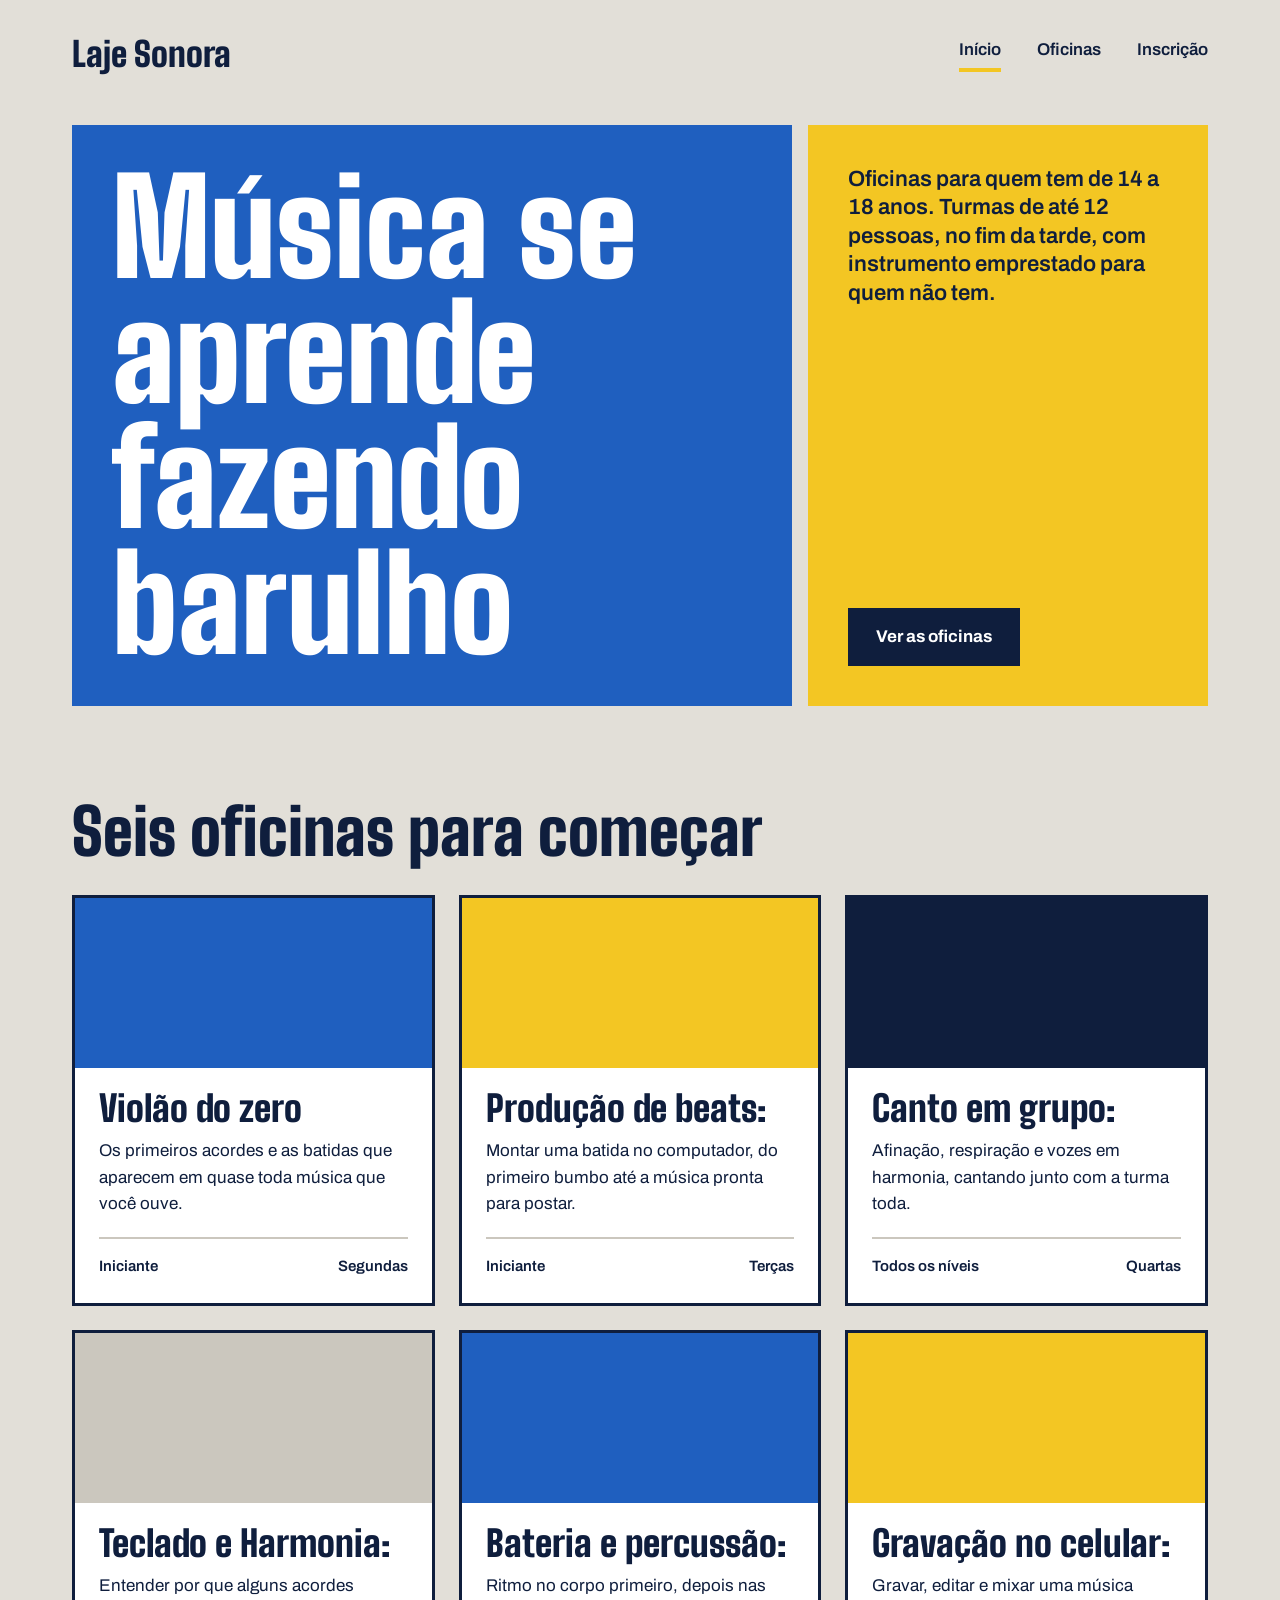
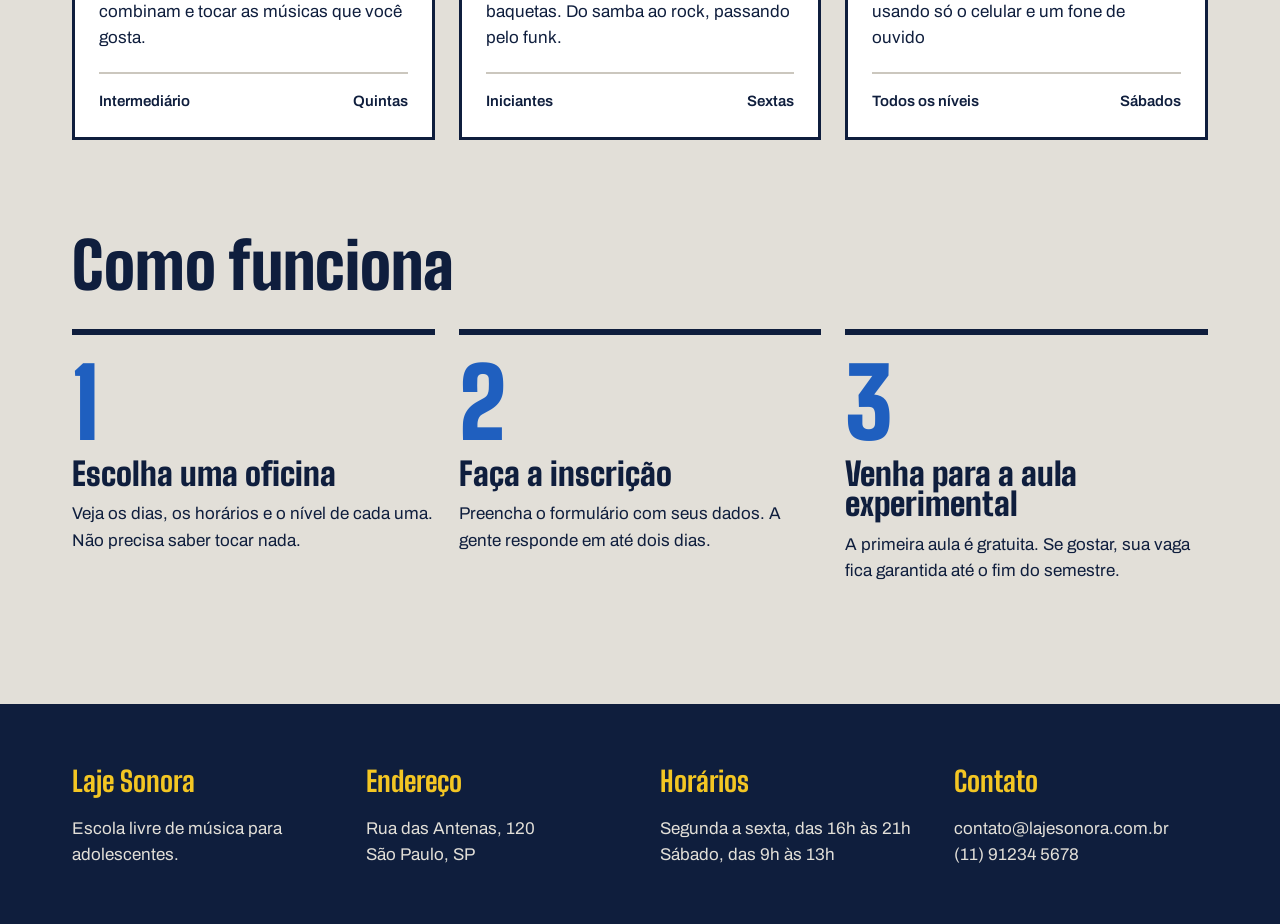
<file: index.html>
<!DOCTYPE html>
<html lang="pt-br">

<head>
    <meta charset="UTF-8">
    <meta name="viewport" content="width=device-width, initial-scale=1.0">
    <link rel="preconnect" href="https://fonts.googleapis.com">
    <link rel="preconnect" href="https://fonts.gstatic.com" crossorigin>
    <link href="https://fonts.googleapis.com/css2?family=Big+Shoulders:opsz,wght@10..72,100..900&display=swap"
        rel="stylesheet">
    <link rel="preconnect" href="https://fonts.googleapis.com">
    <link rel="preconnect" href="https://fonts.gstatic.com" crossorigin>
    <link
        href="https://fonts.googleapis.com/css2?family=Archivo:ital,wght@0,100..900;1,100..900&family=Big+Shoulders:opsz,wght@10..72,100..900&display=swap"
        rel="stylesheet">
    <link rel="stylesheet" href="./index.css">
    <title>Laje Sonora | Início</title>
</head>

<body>
    <header class="conteudo topo">
        <a href="index.html" class="logo">Laje Sonora</a>
        <nav class="menu">
            <a href="index.html" class="atual">Início</a>
            <a href="oficinas.html">Oficinas</a>
            <a href="inscricao.html">Inscrição</a>
        </nav>
    </header>
    <main>
        <section class="conteudo cartazes">
            <div class="cartaz cartaz-principal">
                <h1>Música se aprende fazendo barulho</h1>
            </div>
            <div class="cartaz cartaz-lateral">
                <p>Oficinas para quem tem de 14 a 18 anos. Turmas de até 12 pessoas, no fim da tarde, com instrumento
                    emprestado para quem não tem.</p>
                <a href="oficinas.html" class="botao">Ver as oficinas</a>
            </div>
        </section>
        <section class="conteudo secao">
            <h2 class="titulo-secao">Seis oficinas para começar </h2>
            <div class="cards">
                <article class="card">
                    <div class="foto foto-azul"></div>
                    <div class="card-texto">
                        <h3>Violão do zero</h3>
                        <p>Os primeiros acordes e as batidas que aparecem em quase toda música que você ouve.</p>
                        <div class="card-info">
                            <span>Iniciante</span>
                            <span>Segundas</span>
                        </div>
                    </div>
                </article>
                <article class="card">
                    <div class="foto foto-amarela"></div>
                    <div class="card-texto">
                        <h3>Produção de beats:</h3>
                        <p>Montar uma batida no computador, do primeiro bumbo até a música pronta para postar.</p>
                        <div class="card-info">
                            <span>Iniciante</span>
                            <span>Terças</span>
                        </div>
                    </div>
                </article>
                <article class="card">
                    <div class="foto foto-tinta"></div>
                    <div class="card-texto">
                        <h3>Canto em grupo:</h3>
                        <p>Afinação, respiração e vozes em harmonia, cantando junto com a turma toda.</p>
                        <div class="card-info">
                            <span>Todos os níveis</span>
                            <span>Quartas</span>
                        </div>
                    </div>
                </article>
                <article class="card">
                    <div class="foto"></div>
                    <div class="card-texto">
                        <h3>Teclado e Harmonia:</h3>
                        <p>Entender por que alguns acordes combinam e tocar as músicas que você gosta.</p>
                        <div class="card-info">
                            <span>Intermediário</span>
                            <span>Quintas</span>
                        </div>
                    </div>
                </article>
                <article class="card">
                <div class="foto foto-azul"></div>
                <div class="card-texto">
                    <h3>Bateria e percussão:</h3>
                    <p>Ritmo no corpo primeiro, depois nas baquetas. Do samba ao rock, passando pelo funk.</p>
                    <div class="card-info">
                        <span>Iniciantes</span>
                        <span>Sextas</span>
                    </div>
                </div>
                </article>
                <article class="card">
                <div class="foto foto-amarela"></div>
                <div class="card-texto">
                    <h3>Gravação no celular:</h3>
                    <p>Gravar, editar e mixar uma música usando só o celular e um fone de ouvido</p>
                    <div class="card-info">
                        <span>Todos os níveis</span>
                        <span>Sábados</span>
                    </div>
                </div>
                </article>
            </div>
        </section>
        <section class="conteudo secao">
            <h2 class="titulo-secao">Como funciona</h2>
            <div class="passos">
                <div class="passo">
                    <p class="passo-numero">1</p>
                    <h3>Escolha uma oficina</h3>
                    <p>Veja os dias, os horários e o nível de cada uma. Não precisa saber tocar nada.</p>
                </div>
                <div class="passo">
                    <p class="passo-numero">2</p>
                    <h3>Faça a inscrição</h3>
                    <p>Preencha o formulário com seus dados. A gente responde em até dois dias.</p>
                </div>
          
            <div class="passo">
                <p class="passo-numero">3</p>
                <h3>Venha para a aula experimental</h3>
                <p> A primeira aula é gratuita. Se gostar, sua vaga fica garantida até o fim do semestre.</p>
            </div>
            </div>
        </section>

    </main>
    
</body>
<footer class="rodape">
  <div class="conteudo rodape-colunas">
    <div class="rodape-coluna">
      <h4>Laje Sonora</h4>
      <p>Escola livre de música para adolescentes.</p>
    </div>

    <div class="rodape-coluna">
      <h4>Endereço</h4>
      <p>Rua das Antenas, 120</p>
      <p>São Paulo, SP</p>
    </div>

    <div class="rodape-coluna">
      <h4>Horários</h4>
      <p>Segunda a sexta, das 16h às 21h</p>
      <p>Sábado, das 9h às 13h</p>
    </div>

    <div class="rodape-coluna">
      <h4>Contato</h4>
      <p>contato@lajesonora.com.br</p>
      <p>(11) 91234 5678</p>
    </div>
  </div>
</footer>
</html>
</file>
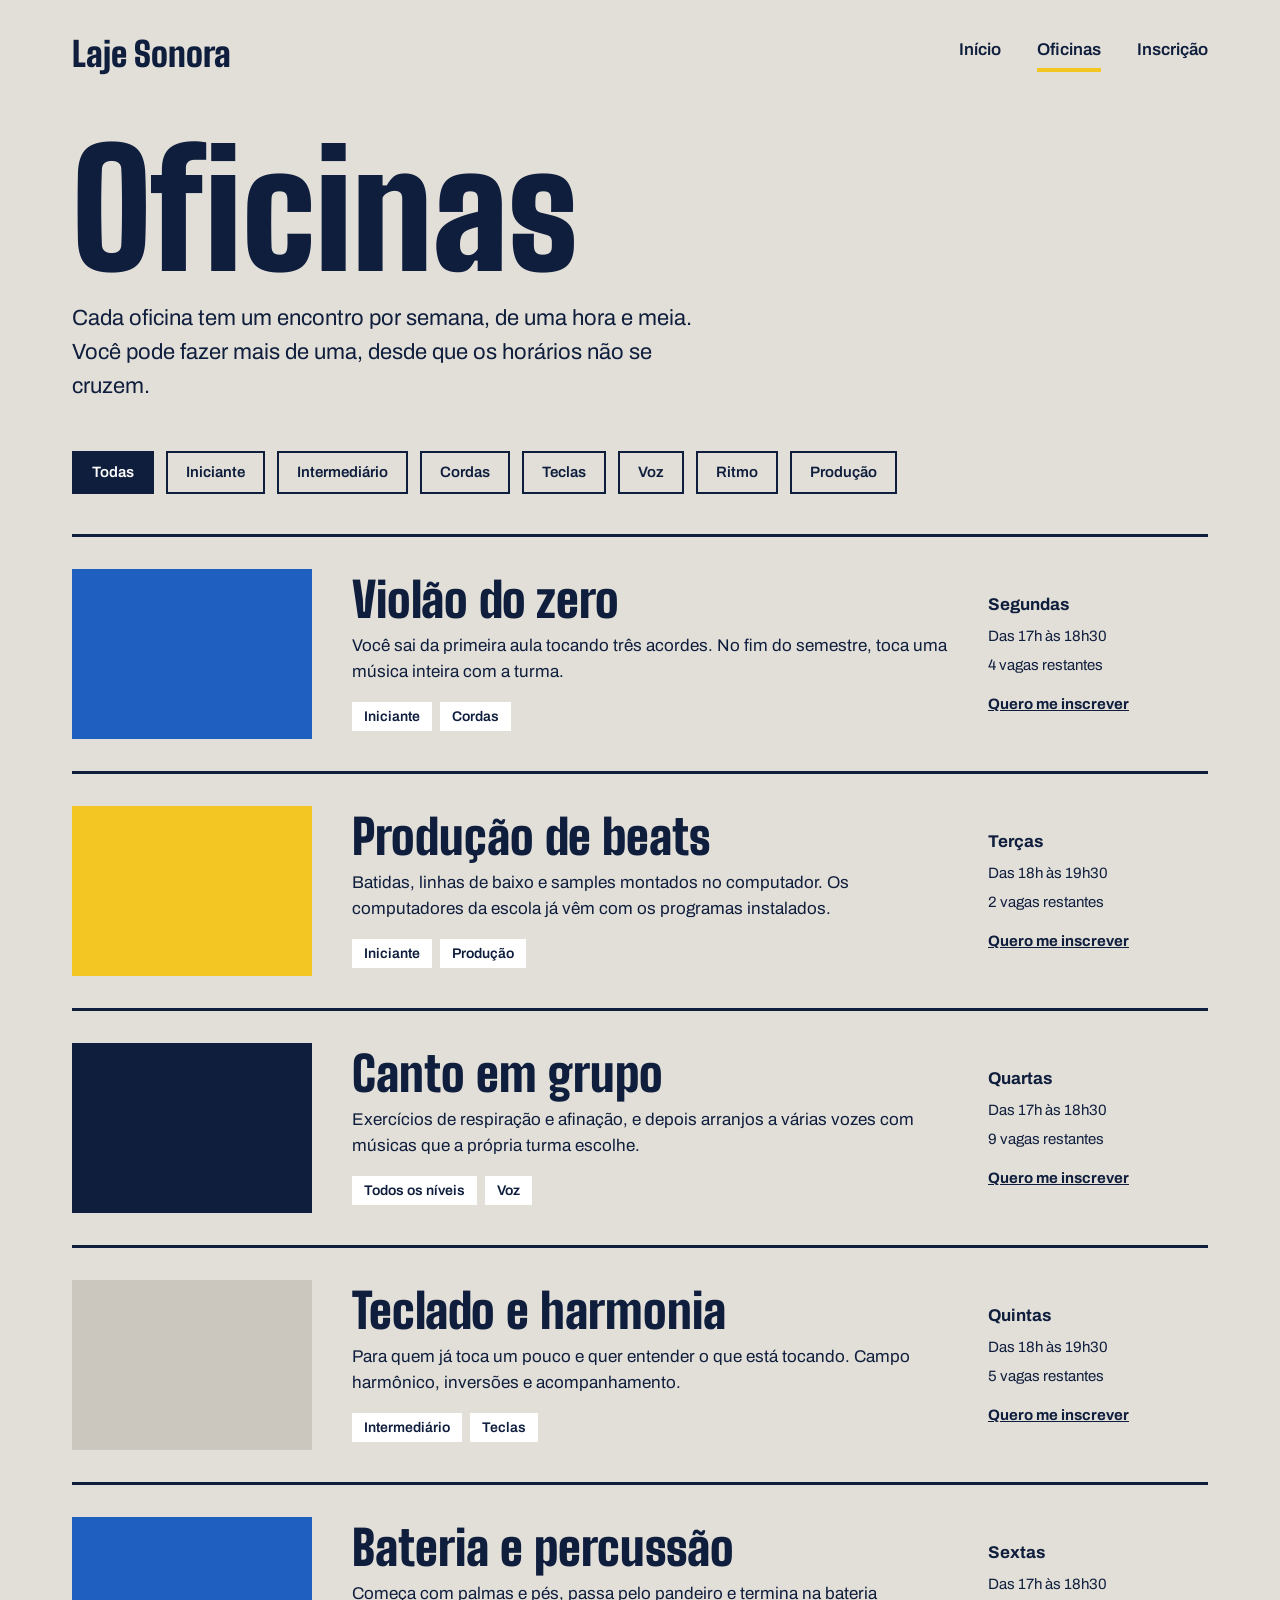
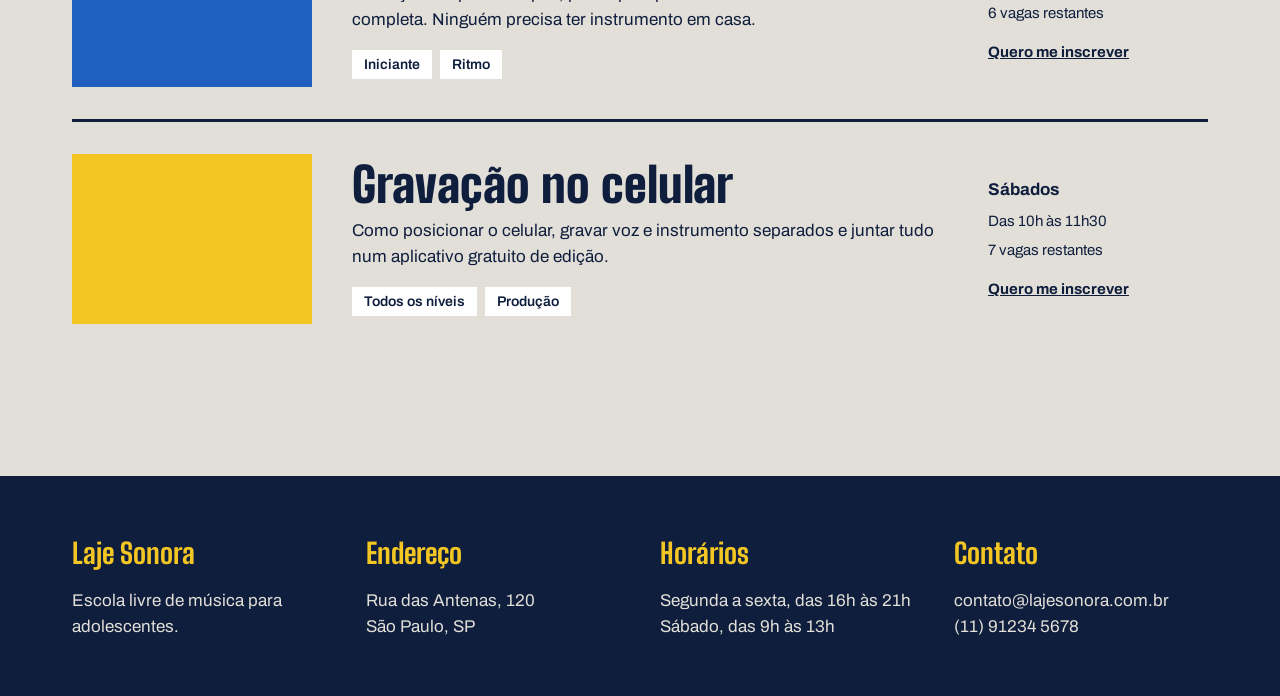
<file: oficinas.html>
<!DOCTYPE html>
<html lang="pt-br">

<head>
    <meta charset="UTF-8">
    <meta name="viewport" content="width=device-width, initial-scale=1.0">
    <link rel="preconnect" href="https://fonts.googleapis.com">
    <link rel="preconnect" href="https://fonts.gstatic.com" crossorigin>
    <link href="https://fonts.googleapis.com/css2?family=Big+Shoulders:opsz,wght@10..72,100..900&display=swap"
        rel="stylesheet">
    <link rel="preconnect" href="https://fonts.googleapis.com">
    <link rel="preconnect" href="https://fonts.gstatic.com" crossorigin>
    <link
        href="https://fonts.googleapis.com/css2?family=Archivo:ital,wght@0,100..900;1,100..900&family=Big+Shoulders:opsz,wght@10..72,100..900&display=swap"
        rel="stylesheet">
    <link rel="stylesheet" href="./oficinas.css">
    <title>Laje Sonora | Oficinas </title>
</head>

<body>
    <header class="conteudo topo">
        <a href="index.html" class="logo">Laje Sonora</a>
        <nav class="menu">
            <a href="index.html">Início</a>
            <a href="oficinas.html" class="atual">Oficinas</a>
            <a href="inscricao.html">Inscrição</a>
        </nav>
    </header>
    <main class="conteudo">
  <h1 class="titulo-pagina">Oficinas</h1>
  <p class="subtitulo-pagina">Cada oficina tem um encontro por semana, de uma hora e meia. Você pode fazer mais de uma, desde que os horários não se cruzem.</p>
  
  <div class="filtros">
    <span class="filtro ativo">Todas</span>
    <span class="filtro">Iniciante</span>
    <span class="filtro">Intermediário</span>
    <span class="filtro">Cordas</span>
    <span class="filtro">Teclas</span>
    <span class="filtro">Voz</span>
    <span class="filtro">Ritmo</span>
    <span class="filtro">Produção</span>
  </div>

  <div class="lista">
    <article class="oficina">
      <div class="foto foto-azul"></div>
      <div class="oficina-texto">
        <h2>Violão do zero</h2>
        <p>Você sai da primeira aula tocando três acordes. No fim do semestre, toca uma música inteira com a turma.</p>
        <div class="etiquetas">
          <span class="etiqueta">Iniciante</span>
          <span class="etiqueta">Cordas</span>
        </div>
      </div>
      <div class="oficina-detalhes">
        <strong>Segundas</strong>
        <span>Das 17h às 18h30</span>
        <span>4 vagas restantes</span>
        <a href="inscricao.html">Quero me inscrever</a>
      </div>
    </article>

    <article class="oficina">
      <div class="foto foto-amarela"></div>
      <div class="oficina-texto">
        <h2>Produção de beats</h2>
        <p>Batidas, linhas de baixo e samples montados no computador. Os computadores da escola já vêm com os programas instalados.</p>
        <div class="etiquetas">
          <span class="etiqueta">Iniciante</span>
          <span class="etiqueta">Produção</span>
        </div>
      </div>
      <div class="oficina-detalhes">
        <strong>Terças</strong>
        <span>Das 18h às 19h30</span>
        <span>2 vagas restantes</span>
        <a href="inscricao.html">Quero me inscrever</a>
      </div>
    </article>

    <article class="oficina">
      <div class="foto foto-tinta"></div>
      <div class="oficina-texto">
        <h2>Canto em grupo</h2>
        <p>Exercícios de respiração e afinação, e depois arranjos a várias vozes com músicas que a própria turma escolhe.</p>
        <div class="etiquetas">
          <span class="etiqueta">Todos os níveis</span>
          <span class="etiqueta">Voz</span>
        </div>
      </div>
      <div class="oficina-detalhes">
        <strong>Quartas</strong>
        <span>Das 17h às 18h30</span>
        <span>9 vagas restantes</span>
        <a href="inscricao.html">Quero me inscrever</a>
      </div>
    </article>

    <article class="oficina">
      <div class="foto"></div>
      <div class="oficina-texto">
        <h2>Teclado e harmonia</h2>
        <p>Para quem já toca um pouco e quer entender o que está tocando. Campo harmônico, inversões e acompanhamento.</p>
        <div class="etiquetas">
          <span class="etiqueta">Intermediário</span>
          <span class="etiqueta">Teclas</span>
        </div>
      </div>
      <div class="oficina-detalhes">
        <strong>Quintas</strong>
        <span>Das 18h às 19h30</span>
        <span>5 vagas restantes</span>
        <a href="inscricao.html">Quero me inscrever</a>
      </div>
    </article>

    <article class="oficina">
      <div class="foto foto-azul"></div>
      <div class="oficina-texto">
        <h2>Bateria e percussão</h2>
        <p>Começa com palmas e pés, passa pelo pandeiro e termina na bateria completa. Ninguém precisa ter instrumento em casa.</p>
        <div class="etiquetas">
          <span class="etiqueta">Iniciante</span>
          <span class="etiqueta">Ritmo</span>
        </div>
      </div>
      <div class="oficina-detalhes">
        <strong>Sextas</strong>
        <span>Das 17h às 18h30</span>
        <span>6 vagas restantes</span>
        <a href="inscricao.html">Quero me inscrever</a>
      </div>
    </article>

    <article class="oficina">
      <div class="foto foto-amarela"></div>
      <div class="oficina-texto">
        <h2>Gravação no celular</h2>
        <p>Como posicionar o celular, gravar voz e instrumento separados e juntar tudo num aplicativo gratuito de edição.</p>
        <div class="etiquetas">
          <span class="etiqueta">Todos os níveis</span>
          <span class="etiqueta">Produção</span>
        </div>
      </div>
      <div class="oficina-detalhes">
        <strong>Sábados</strong>
        <span>Das 10h às 11h30</span>
        <span>7 vagas restantes</span>
        <a href="inscricao.html">Quero me inscrever</a>
      </div>
    </article>
  </div>
</main>
   
</body>
 <footer class="rodape">
  <div class="conteudo rodape-colunas">
    <div class="rodape-coluna">
      <h4>Laje Sonora</h4>
      <p>Escola livre de música para adolescentes.</p>
    </div>

    <div class="rodape-coluna">
      <h4>Endereço</h4>
      <p>Rua das Antenas, 120</p>
      <p>São Paulo, SP</p>
    </div>

    <div class="rodape-coluna">
      <h4>Horários</h4>
      <p>Segunda a sexta, das 16h às 21h</p>
      <p>Sábado, das 9h às 13h</p>
    </div>

    <div class="rodape-coluna">
      <h4>Contato</h4>
      <p>contato@lajesonora.com.br</p>
      <p>(11) 91234 5678</p>
    </div>
  </div>
</footer>
   
</html>
</file>
<file: index.css>
*{
    margin: 0;
    padding: 0;
    box-sizing: border-box;
}
:root{
 --concreto: #E2DFD8;
 --concreto-escuro: #CBC7BE;
--tinta : #0F1E3D;
--caixa-dagua: #1F5FBF;
--fita: #F3C623;
--branco: #FFFFFF;

--fonte-cartaz: "Big Shoulders",  "Arial Narrow", sans-serif;
--fonte-texto: "Archivo", Arial, sans-serif;
}

body{
    background-color: #E2DFD8;
    color: #0F1E3D;
    font-family: var(--fonte-texto);
    font-size: 17px;
    line-height: 1.55;
}
a { 
    color: inherit;
}

h1, h2, h3{
    font-family: var(--fonte-cartaz);
    font-weight: 900;
    line-height: 0.95;
}

.conteudo {
    max-width: 1200px;
    margin-inline: auto;
    padding-inline: 32px;
}
.topo {
    padding-block: 28px;
display: flex;
justify-content: space-between;
align-items: center;
}

.logo {
    font-family: var(--fonte-cartaz);
    font-size: 34px;
    font-weight: 900;
    text-decoration: none;
}

.menu {
    display: flex;
    gap: 36px;
}

.menu a {
    font-weight: 600;
    text-decoration: none;
    padding-bottom: 4px;
    border-bottom: 4px solid transparent;
}

.menu a:hover {
    border-bottom-color: var(--tinta);
}

.menu a.atual {
    border-bottom-color: var(--fita);
}

.cartazes {
    margin-top: 16px;
    display: flex;
    gap: 16px;
}

.cartaz {
    padding: 40px;
}

.cartaz-principal {
    background: var(--caixa-dagua);
    color: var(--branco);
    flex: 2; 

    h1 {
    font-size: 132px;
    max-width: 9ch;
}
}

.cartaz-lateral {
    background: var(--fita);
    flex: 1;
    display: flex;
    flex-direction: column;
    justify-content: space-between;
    gap: 32px;
    align-items: flex-start;

    p {
    font-size: 22px;
    font-weight: 600;
    line-height: 1.3;
}
}

.botao {
background: var(--tinta);
color: var(--branco);
font-weight: 700;
text-decoration: none;
padding: 16px 28px;
border: none;
font-family: var(--fonte-texto);
font-size: 17px;
cursor: pointer;

}

.botao:hover {
    background: var(--caixa-dagua);
}

.secao {
    margin-top: 96px;
}
.titulo-secao{
    font-size: 64px;
    margin-bottom: 32px;
}
.cards {
display: flex;
flex-wrap: wrap;
gap: 24px;
}
.card{
    background-color: var(--branco);
    border: 3px solid var(--tinta);
    flex: 1 1 340px;
}

.card .foto{
    height: 170px;
}

.foto {
    background-color: var(--concreto-escuro);
}

.foto-azul {
    background-color: var(--caixa-dagua);
}

.foto-amarela {

    background-color: var(--fita);
}

.foto-tinta {
     background-color: var(--tinta);
}

.card-texto {
    padding: 24px;
}

.card h3 {
    font-size: 36px;
    margin-bottom: 12px;
}

.card-info {
    margin-top: 20px;
    padding-top: 16px;
    border-top: 2px solid var(--concreto-escuro);
     font-weight: 600;
     font-size: 15px;
     display: flex;
     justify-content: space-between;
}

.passos {
    display: flex;
gap: 24px;
}
.passo {
    border-top: 6px solid var(--tinta);
    padding-top: 20px;
   flex: 1;
}

.passo-numero {
    font-family: var(--fonte-cartaz);
    font-size: 96px;
    font-weight: 900;
    line-height: 1;
    color: var(--caixa-dagua);
}

.passo h3 {
    font-size: 32px;
    margin-block: 8px 12px;
}

.rodape {
  margin-top: 120px;
  background-color: var(--tinta);
  color: var(--concreto);
  padding-top: 56px;
  padding-bottom: 56px;
}

.rodape-colunas {
  display: flex;
  gap: 40px;
}

.rodape-coluna {
  flex: 1;
}

.rodape h4 {
  font-family: var(--fonte-cartaz);
  font-size: 28px;
  color: var(--fita);
  margin-bottom: 12px;
}
</file>
<file: oficinas.css>
*{
    margin: 0;
    padding: 0;
    box-sizing: border-box;
}
:root{
 --concreto: #E2DFD8;
 --concreto-escuro: #CBC7BE;
--tinta : #0F1E3D;
--caixa-dagua: #1F5FBF;
--fita: #F3C623;
--branco: #FFFFFF;

--fonte-cartaz: "Big Shoulders",  "Arial Narrow", sans-serif;
--fonte-texto: "Archivo", Arial, sans-serif;
}
.cards {
display: flex;
flex-wrap: wrap;
gap: 24px;
}
.card{
    background-color: var(--branco);
    border: 3px solid var(--tinta);
    flex: 1 1 340px;
}

.card .foto{
    height: 170px;
}

.foto {
    background-color: var(--concreto-escuro);
}

.foto-azul {
    background-color: var(--caixa-dagua);
}

.foto-amarela {

    background-color: var(--fita);
}

.foto-tinta {
     background-color: var(--tinta);
}

body{
    background-color: #E2DFD8;
    color: #0F1E3D;
    font-family: var(--fonte-texto);
    font-size: 17px;
    line-height: 1.55;
}
a { 
    color: inherit;
}

h1, h2, h3{
    font-family: var(--fonte-cartaz);
    font-weight: 900;
    line-height: 0.95;
}

.conteudo {
    max-width: 1200px;
    margin-inline: auto;
    padding-inline: 32px;
}
.topo {
    padding-block: 28px;
display: flex;
justify-content: space-between;
align-items: center;
}

.logo {
    font-family: var(--fonte-cartaz);
    font-size: 34px;
    font-weight: 900;
    text-decoration: none;
}

.menu {
    display: flex;
    gap: 36px;
}

.menu a {
    font-weight: 600;
    text-decoration: none;
    padding-bottom: 4px;
    border-bottom: 4px solid transparent;
}

.menu a:hover {
    border-bottom-color: var(--tinta);
}

.menu a.atual {
    border-bottom-color: var(--fita);
}



.rodape {
    margin-top: 120px;
    background-color: var(--tinta);
    color: var(--concreto);
    padding-top: 56px;
    padding-bottom: 56px;
    
}

.rodape-colunas {
    display: flex;
    gap: 40px;
}

.rodape-coluna {
    flex: 1;
}

.rodape h4 {
    font-family: var(--fonte-cartaz);
    font-size: 28px;
    color: var(--fita);
    margin-bottom: 12px;
}
.titulo-pagina {
  font-size: 160px;
  margin-top: 24px;
}

.subtitulo-pagina {
  font-size: 22px;
  max-width: 640px;
  margin-top: 16px;
}

.filtros {
  margin-top: 48px;
  display: flex;
  flex-wrap: wrap;
  gap: 12px;
}

.filtro {
  border: 2px solid var(--tinta);
  padding: 8px 18px;
  font-weight: 600;
  font-size: 15px;
}

.filtro.ativo {
  background-color: var(--tinta);
  color: var(--branco);
}

.lista {
  margin-top: 40px;
}

.oficina {
  padding-top: 32px;
  padding-bottom: 32px;
  border-top: 3px solid var(--tinta);
  display: flex;
  align-items: center;
  gap: 40px;
}

.oficina .foto {
  width: 240px;
  height: 170px;
  flex-shrink: 0;
}

.oficina-texto {
  flex: 1;
}

.oficina h2 {
  font-size: 48px;
  margin-bottom: 10px;
}

.etiquetas {
  margin-top: 16px;
  display: flex;
  gap: 8px;
}

.etiqueta {
  background-color: var(--branco);
  padding: 4px 12px;
  font-size: 14px;
  font-weight: 600;
}

.oficina-detalhes {
  width: 220px;
  font-size: 15px;
  display: flex;
  flex-direction: column;
  gap: 6px;
}

.oficina-detalhes strong {
  font-size: 17px;
}

.oficina-detalhes a {
  margin-top: 10px;
  font-weight: 700;
}
</file>
